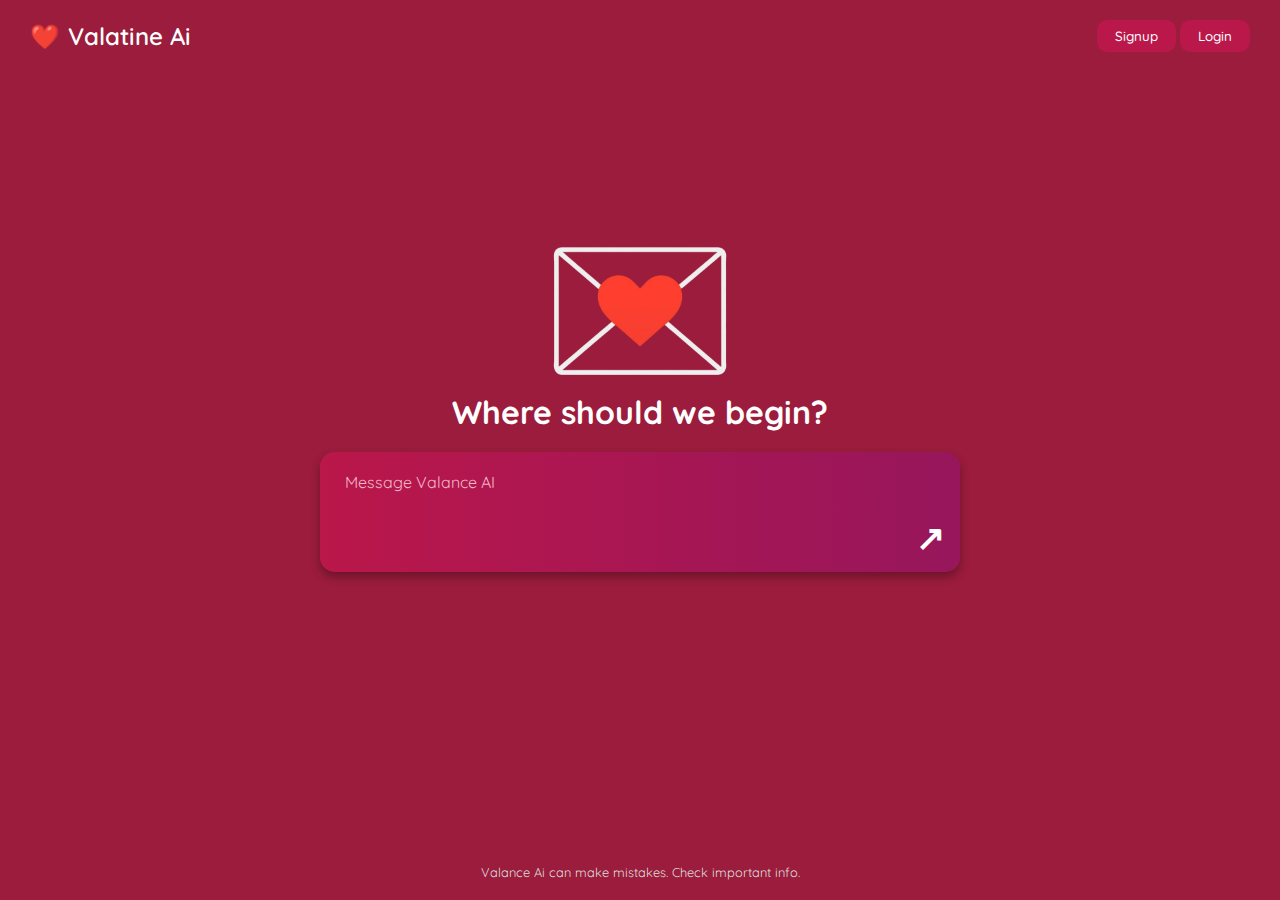
<file: index.html>
<!DOCTYPE html>
<html lang="en">

<head>
    <meta charset="UTF-8">
    <meta name="viewport" content="width=device-width, initial-scale=1.0">
    <title>Valatine Ai</title>
    <!-- Google Fonts: Quicksand -->
    <link href="https://fonts.googleapis.com/css2?family=Quicksand:wght@400;500;600;700&display=swap" rel="stylesheet">
    <link href="style.css" rel="stylesheet">
</head>

<body>

    <!-- Navbar -->
    <div class="navbar">
        <div class="logo">
            ❤️ <span>Valatine Ai</span>
        </div>
        <div class="buttons">
            <button class="btn"><a href="signup.html">Signup</a></button>
            <button class="btn"><a href="login.html">Login</a></button>
        </div>
    </div>

    <!-- Hero -->
    <div class="hero">
        <img src="pic.png" alt="Envelope Heart Icon">
        <h1>Where should we begin?</h1>
    </div>
    <div class="chat-window" style="display:none;"></div>
    <div class="input-box">
        <textarea placeholder="Message Valance AI" class="chatbox"></textarea>
        <button class="send-btn">↗</button>
    </div>

    <!-- Footer -->
    <div class="footer">
        Valance Ai can make mistakes. Check important info.
    </div>
<script src="script.js"></script>
</body>
</html>
</file>
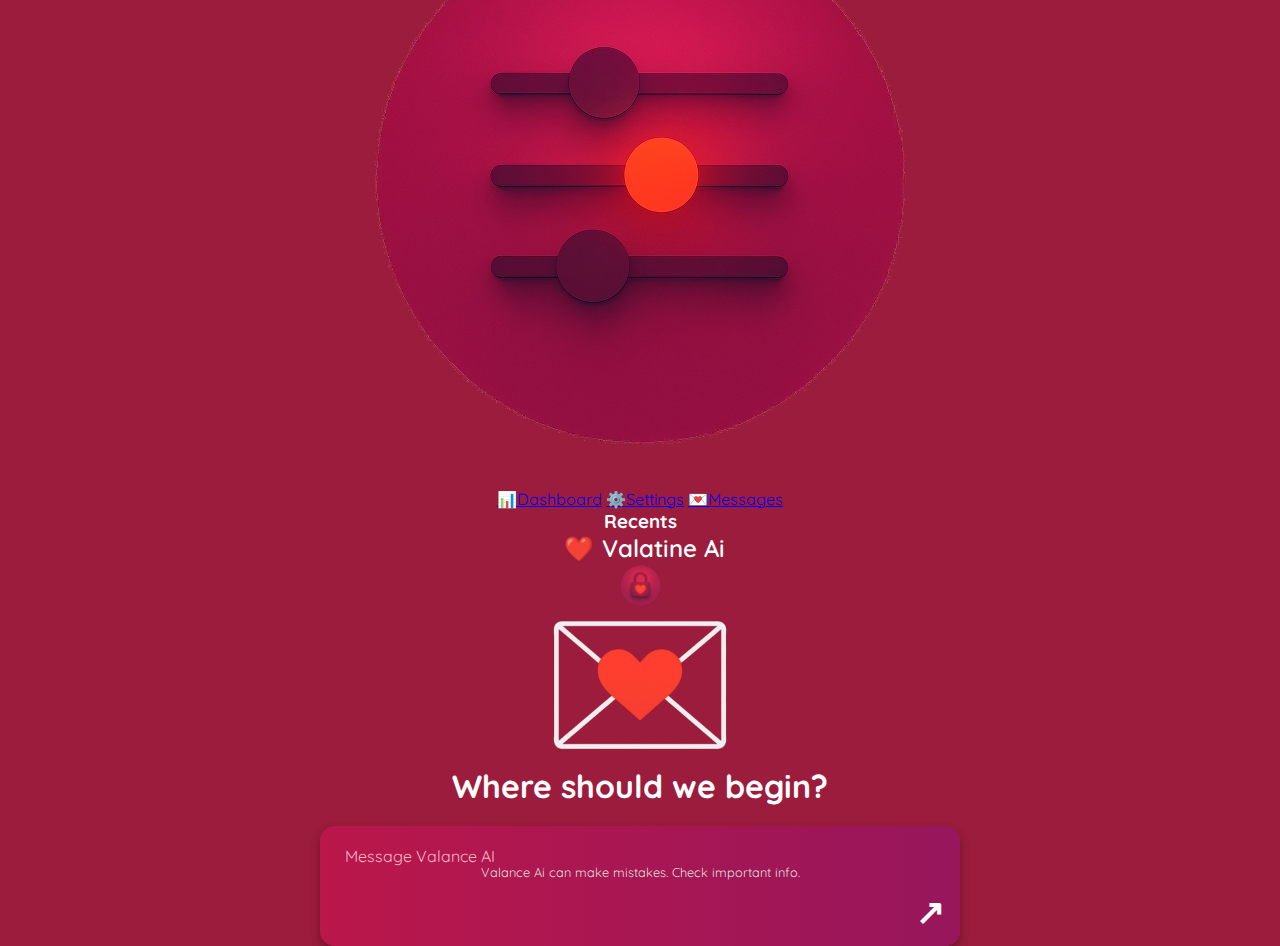
<file: dashboard.html>
<!DOCTYPE html>
<html lang="en">

<head>
    <meta charset="UTF-8">
    <meta name="viewport" content="width=device-width, initial-scale=1.0">
    <title>Dashboard - Valatine Ai</title>
    <!-- Google Fonts: Quicksand -->
    <link href="https://fonts.googleapis.com/css2?family=Quicksand:wght@400;500;600;700&display=swap" rel="stylesheet">
    <link href="style.css" rel="stylesheet">
</head>
<body>
<div class="sidebar" id="sidebar">
    <div class="logs" id="logs">❤️</div>
    <div class="imgs" id="imgs"><img src='slidebar.png'></div>
    <nav class="menu" id="menu">
        <a href="dashboard.html" title="Dashboard"><span class="icon">📊</span><span class="text">Dashboard</span></a>
        <a href="settings.html" title="Settings"><span class="icon">⚙️</span><span class="text">Settings</span></a>
        <a href="message.html" title="Messages"><span class="icon">💌</span><span class="text">Messages</span></a>
    </nav>
        <h3>Recents</h3>
</div>
    <div class="navbars">
        <div class="logo">
        <span class="heartlogo" onclick="toggleSidebar()">❤️</span><span>Valatine Ai</span>
        </div>
       <div class="buttons">
  <img src="avatar1.png" class="avatar" onclick="toggleAvatarMenu()">
  <div class="avatar-menu" id="avatarMenu">
    <ul>
      <li><a href="profile.html">Profile</a></li>
      <li><a href="settings.html">Settings</a></li>
      <li><a href="index.html">Logout</a></li>
    </ul>
  </div>
</div>
    </div> 
    <div class="hero">
        <img src="pic.png" alt="Envelope Heart Icon">
        <h1>Where should we begin?</h1>
    </div>
    <div class="chat-window" style="display:none;"></div>
    <div class="input-box">
        <textarea placeholder="Message Valance AI" class="chatbox"></textarea>
        <button class="send-btn">↗</button>
    </div>

    <!-- Footer -->
    <div class="footer">
        Valance Ai can make mistakes. Check important info.
    </div>
<script src="script.js"></script>
</body>
</html>
</file>
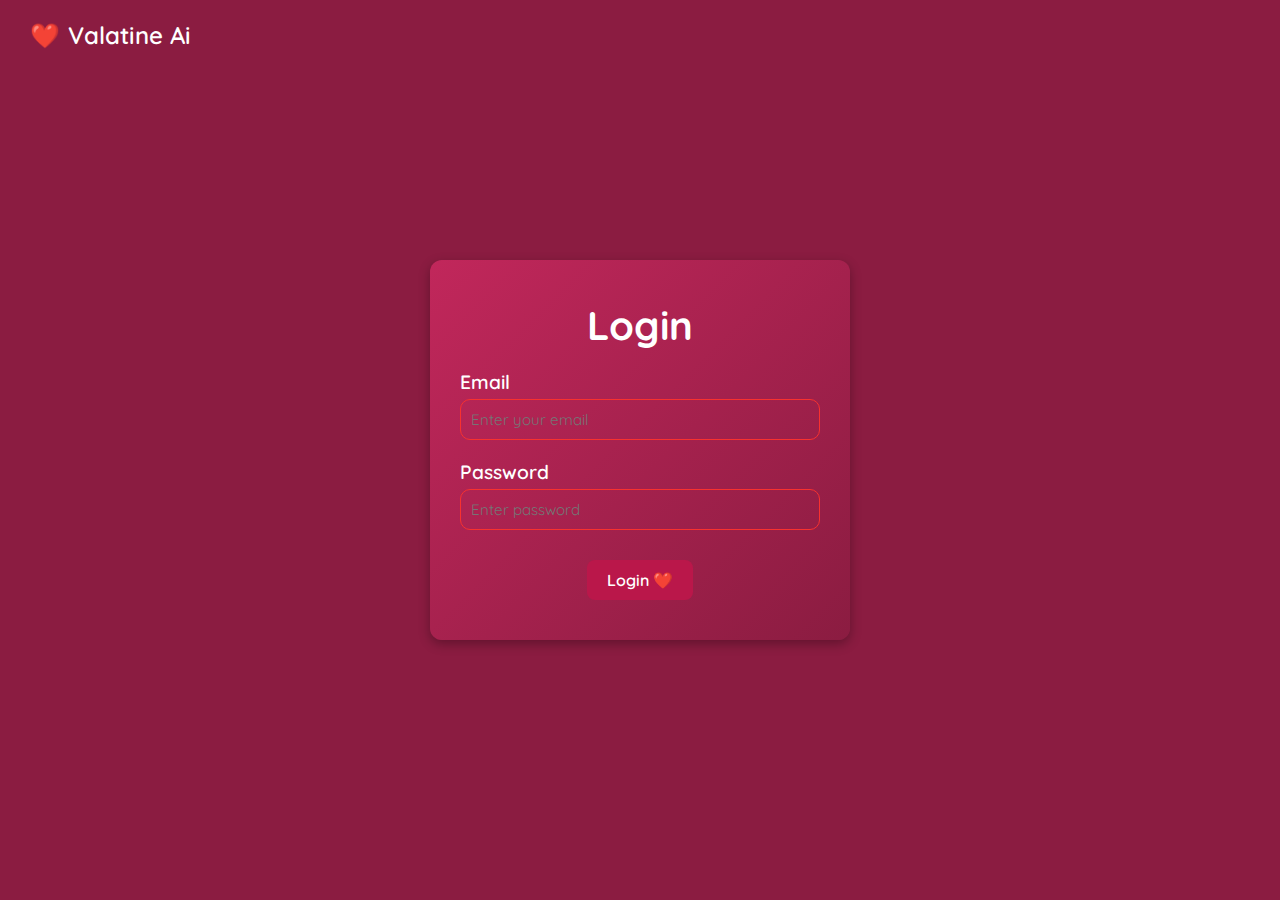
<file: login.html>
<!DOCTYPE html>
<html lang="en">
<head>
  <meta charset="UTF-8">
  <meta name="viewport" content="width=device-width, initial-scale=1.0">
  <title>Valatine Ai - Login</title>
  <!-- Google Font -->
  <link href="https://fonts.googleapis.com/css2?family=Quicksand:wght@400;600;700&display=swap" rel="stylesheet">
  <style>
    /* Global Styles */
    * {
      margin: 0;
      padding: 0;
      box-sizing: border-box;
      font-family: 'Quicksand', sans-serif;
    }
    body {
      background: #8b1c41;
      display: flex;
      flex-direction: column;
      align-items: center;
      justify-content: center;
      height: 100vh;
      color: white;
    }

    /* Navbar */
    .navbar {
      position: absolute;
      top: 20px;
      left: 30px;
      font-size: 1.5rem;
      font-weight: 600;
      display: flex;
      align-items: center;
      gap: 8px;
    }
    .navbar span {
      color: #fff;
    }

    /* Login Box */
    .login-box {
      background: linear-gradient(135deg, #c1275b, #8b1c41);
      padding: 40px 30px;
      border-radius: 12px;
      box-shadow: 0px 4px 12px rgba(0,0,0,0.3);
      width: 420px;
      text-align: center;
    }
    .login-box h2 {
      margin-bottom: 20px;
      font-size: 2.5rem;
      font-weight: 700;
    }
    .login-box label {
      display: block;
      text-align: left;
      margin: 10px 0 5px;
      font-weight: 600;
      font-size: 1.2rem;
    }
    .login-box input {
      width: 100%;
      padding: 10px;
      background: transparent;
      color: white;
      border-radius: 10px;
      border: 1px solid #F8312F;
      outline: none;
      margin-bottom: 10px;
      font-size: 0.95rem;
    }
    .login-box input:focus {
      border-color: #ff9eb5;
      box-shadow: 0px 0px 8px rgba(255, 90, 117, 0.8);
    }
    .login-box button {
      background: #BA174A;
      border: none;
      margin-top: 20px;
      padding: 10px 20px;
      border-radius: 8px;
      color: white;
      font-size: 1rem;
      font-weight: 600;
      cursor: pointer;
      transition: 0.3s;
    }
    .login-box button:hover {
      background: #ff2e54;
      transform: scale(1.05);
    }
    @media(max-width:768px){
      .login-box {
        width: 320px;
        padding: 30px 20px;
      }
      .login-box h2 {
        font-size: 2rem;
      }
      .login-box label {
        font-size: 1rem;
      }
    }
  </style>
</head>
<body>

  <!-- Navbar -->
  <div class="navbar">
    ❤️ <span>Valatine Ai</span>
  </div>

  <!-- Login Form -->
  <div class="login-box">
    <h2>Login</h2>
    <form id="loginForm" action="dashboard.html">

      <label for="email">Email</label>
      <input type="email" id="email" placeholder="Enter your email" required>

      <label for="password">Password</label>
      <input type="password" id="password" placeholder="Enter password" required>

      <button type="submit">Login ❤️</button>
    </form>
  </div>

  <script>
    // Login Form Logic
    const loginForm = document.getElementById("loginForm");

    loginForm.addEventListener("submit", function(e) {
      e.preventDefault(); // Prevent page reload

      const email = document.getElementById("email").value;
      const password = document.getElementById("password").value;

      if (email && password) {
        alert(`Welcome back! 🎉\nLogged in with: ${email}`);
        loginForm.reset();
        window.location.href = 'dashboard.html';
      } else {
        alert("Please enter email and password ❌");
      }
    });
  </script>

</body>
</html>
</file>
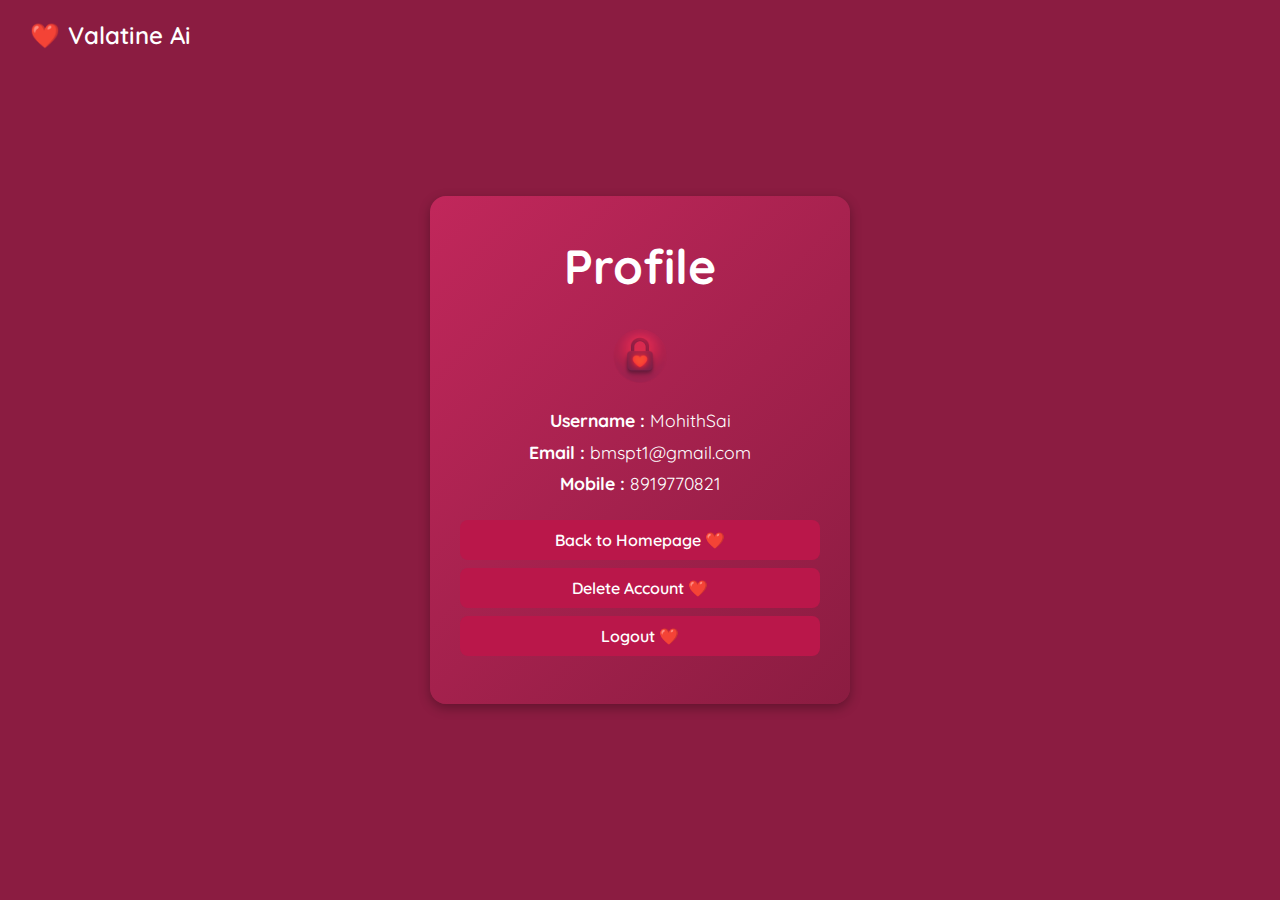
<file: profile.html>
<!DOCTYPE html>
<html lang="en">
<head>
  <meta charset="UTF-8">
  <meta name="viewport" content="width=device-width, initial-scale=1.0">
  <title>Valatine Ai - Profile</title>
  <!-- Google Font -->
  <link href="https://fonts.googleapis.com/css2?family=Quicksand:wght@400;600;700&display=swap" rel="stylesheet">
  <style>
    * {
      margin: 0;
      padding: 0;
      box-sizing: border-box;
      font-family: 'Quicksand', sans-serif;
    }

    body {
      background: #8b1c41;
      display: flex;
      flex-direction: column;
      align-items: center;
      justify-content: center;
      height: 100vh;
      color: white;
    }

    /* Navbar */
    .navbar {
      position: absolute;
      top: 20px;
      left: 30px;
      font-size: 1.5rem;
      font-weight: 600;
      display: flex;
      align-items: center;
      gap: 8px;
    }
    .navbar span {
      color: #fff;
    }

    /* Profile Card */
    .profile-box {
      background: linear-gradient(135deg, #c1275b, #8b1c41);
      padding: 40px 30px;
      border-radius: 16px;
      box-shadow: 0px 4px 12px rgba(0,0,0,0.3);
      width: 420px;
      text-align: center;
    }

    .profile-box h2 {
      margin-bottom: 15px;
      font-size: 3rem;
      font-weight: 700;
    }

    .avatar img{
      width: 60px;
      height:60px;
      margin: 15px 0;
    }

    .profile-info {
      font-size: 1.1rem;
      margin-bottom: 20px;
      line-height: 1.8;
    }

    /* Buttons */
    .profile-box button {
      background: #BA174A;
      border: none;
      margin: 8px 0;
      padding: 10px 20px;
      border-radius: 8px;
      color: white;
      font-size: 1rem;
      font-weight: 600;
      cursor: pointer;
      transition: 0.3s;
      display: block;
      width: 100%;
    }

    .profile-box button:hover {
      background: #ff2e54;
      transform: scale(1.05);
    }

    @media(max-width:768px){
      .profile-box {
        width: 320px;
        padding: 30px 20px;
      }
      .profile-box h2 {
        font-size: 1.8rem;
      }
      .profile-info {
        font-size: 0.95rem;
      }
    }
  </style>
</head>
<body>

  <!-- Navbar -->
  <div class="navbar">
    ❤️ <span>Valatine Ai</span>
  </div>

  <!-- Profile Box -->
  <div class="profile-box">
    <h2>Profile</h2>
    <div class="avatar"><img src='avatar1.png'></div>
    <div class="profile-info">
      <p><strong>Username :</strong> MohithSai</p>
      <p><strong>Email :</strong> bmspt1@gmail.com</p>
      <p><strong>Mobile :</strong> 8919770821</p>
    </div>

    <button onclick="goHome()">Back to Homepage ❤️</button>
    <button onclick="deleteAccount()">Delete Account ❤️</button>
    <button onclick="logout()">Logout ❤️</button>
  </div>

  <script>
    // Button Actions
    function goHome() {
      alert("Going back to Homepage 🏠");
      window.location.href = "dashboard.html"; // Uncomment to link homepage
    }

    function deleteAccount() {
      let confirmDelete = confirm("Are you sure you want to delete your account? ❌");
      if (confirmDelete) {
        alert("Your account has been deleted 💔");
        // Perform delete logic here
      }
    }

    function logout() {
      alert("You have been logged out. 👋");
      window.location.href = "login.html"; // Uncomment to link login page
    }
  </script>

</body>
</html>
</file>
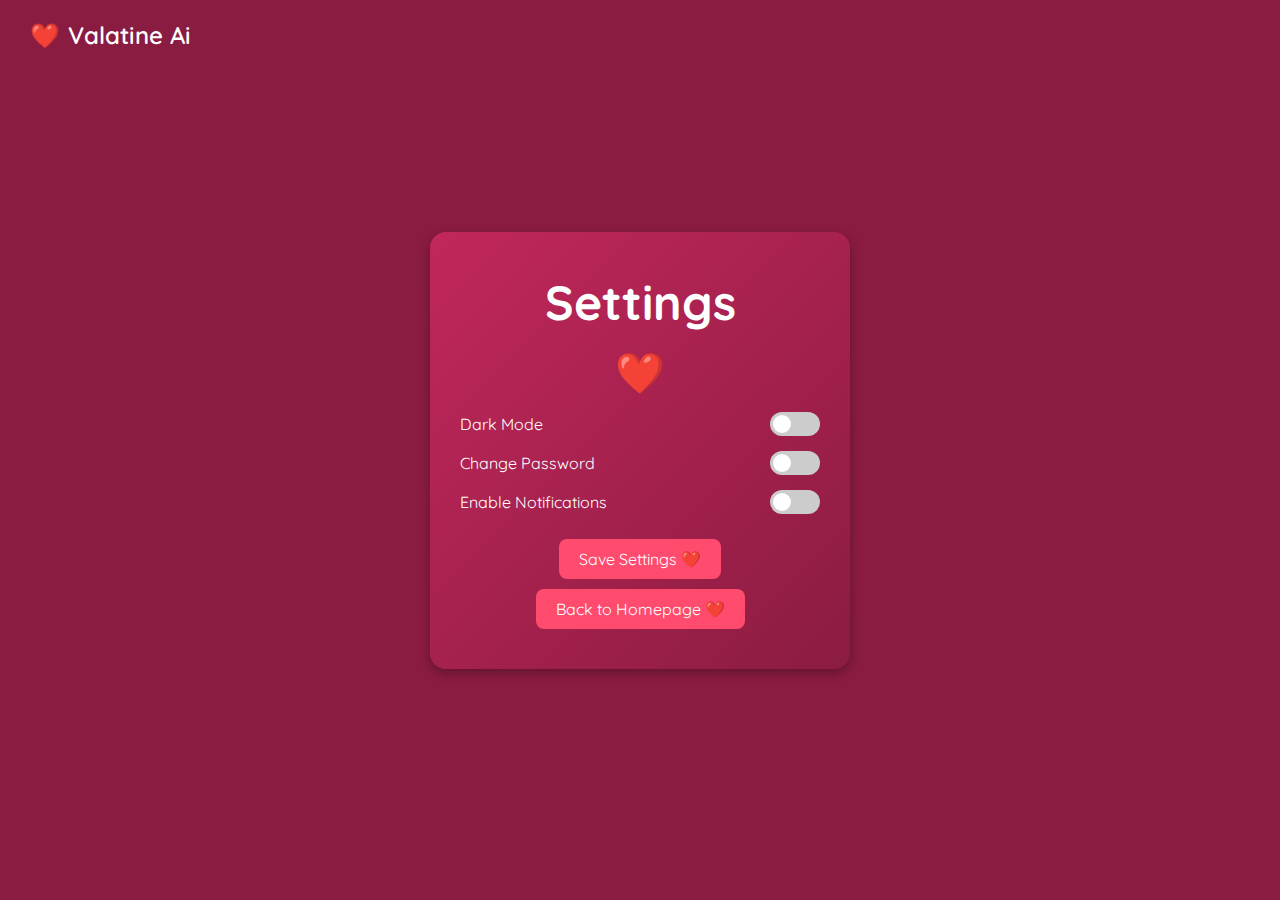
<file: settings.html>
<!DOCTYPE html>
<html lang="en">
<head>
  <meta charset="UTF-8">
  <meta name="viewport" content="width=device-width, initial-scale=1.0">
  <title>Valatine Ai - Profile</title>
  <!-- Google Font -->
  <link href="https://fonts.googleapis.com/css2?family=Quicksand:wght@400;600;700&display=swap" rel="stylesheet">
  <style>
    * {
      margin: 0;
      padding: 0;
      box-sizing: border-box;
      font-family: 'Quicksand', sans-serif;
    }

    body {
      background: #8b1c41;
      display: flex;
      flex-direction: column;
      align-items: center;
      justify-content: center;
      height: 100vh;
      color: white;
    }

    /* Navbar */
    .navbar {
      position: absolute;
      top: 20px;
      left: 30px;
      font-size: 1.5rem;
      font-weight: 600;
      display: flex;
      align-items: center;
      gap: 8px;
    }
    .navbar span {
      color: #fff;
    }

    /* Profile Card */
    .settings-card {
      background: linear-gradient(135deg, #c1275b, #8b1c41);
      padding: 40px 30px;
      border-radius: 16px;
      box-shadow: 0px 4px 12px rgba(0,0,0,0.3);
      width: 420px;
      text-align: center;
    }

    .settings-card h2 {
      margin-bottom: 15px;
      font-size: 3rem;
      font-weight: 700;
    }

    .avatar span{
        font-size:40px;
      margin: 15px 0;
    }
    .setting-item {
    display: flex;
    justify-content: space-between;
    align-items: center;
    margin: 15px 0;
    font-size: 16px;
}
.switch input {
    opacity: 0;
    width: 0;
    height: 0;
}

.slider {
    position: absolute;
    cursor: pointer;
    top: 0; left: 0;
    right: 0; bottom: 0;
    background-color: #ccc;
    transition: 0.4s;
    border-radius: 24px;
}

.slider:before {
    position: absolute;
    content: "";
    height: 18px;
    width: 18px;
    left: 3px;
    bottom: 3px;
    background-color: white;
    transition: 0.4s;
    border-radius: 50%;
}

input:checked + .slider {
    background-color: #ff5b5b;
}

input:checked + .slider:before {
    transform: translateX(26px);
}
/* Toggle switch */
.switch {
    position: relative;
    display: inline-block;
    width: 50px;
    height: 24px;
}

   button {
    padding: 10px 20px;
    margin-top: 10px;
    background: #ff4b6e;
    border: none;
    border-radius: 8px;
    color: #fff;
    font-size: 16px;
    cursor: pointer;
    transition: 0.3s;
}

button:hover {
    background: #ff2a55;
}

    @media(max-width:768px){
      .settings-card {
        width: 320px;
        padding: 30px 20px;
      }
      .settings-card h2 {
        font-size: 1.8rem;
      }
      .settings-card span{
        font-size:20px;
      }
    }
  </style>
</head>
<body>

  <!-- Navbar -->
  <div class="navbar">
    ❤️ <span>Valatine Ai</span>
  </div>

 <div class="settings-card">
            <h2>Settings</h2>
            <div class="avatar">
                <span>❤️</span>
            </div>

            <div class="setting-item">
                <label for="darkMode">Dark Mode</label>
                <label class="switch">
                    <input type="checkbox" id="darkMode">
                    <span class="slider"></span>
                </label>
            </div>

            <div class="setting-item">
                <label for="changePassword">Change Password</label>
                <label class="switch">
                    <input type="checkbox" id="changePassword">
                    <span class="slider"></span>
                </label>
            </div>

            <div class="setting-item">
                <label for="enableNotifications">Enable Notifications</label>
                <label class="switch">
                    <input type="checkbox" id="enableNotifications">
                    <span class="slider"></span>
                </label>
            </div>

            <button id="saveBtn" >Save Settings ❤️</button>
            <button onclick="gohome()">Back to Homepage ❤️</button>
        </div>
    </div>

  <script>
    function goHome(){
    alert("Back to homepage");
    window.location.href = 'dashboard.html';
}
    const darkMode = document.getElementById('darkMode');
const changePassword = document.getElementById('changePassword');
const enableNotifications = document.getElementById('enableNotifications');
const saveBtn = document.getElementById('saveBtn');
const backBtn = document.getElementById('backBtn');

// Save settings to localStorage

saveBtn.addEventListener('click', () => {
    const settings = {
        darkMode: darkMode.checked,
        changePassword: changePassword.checked,
        enableNotifications: enableNotifications.checked
    };
    localStorage.setItem('valatineSettings', JSON.stringify(settings));
    alert('Settings saved!');
});
  </script>

</body>
</html>
</file>
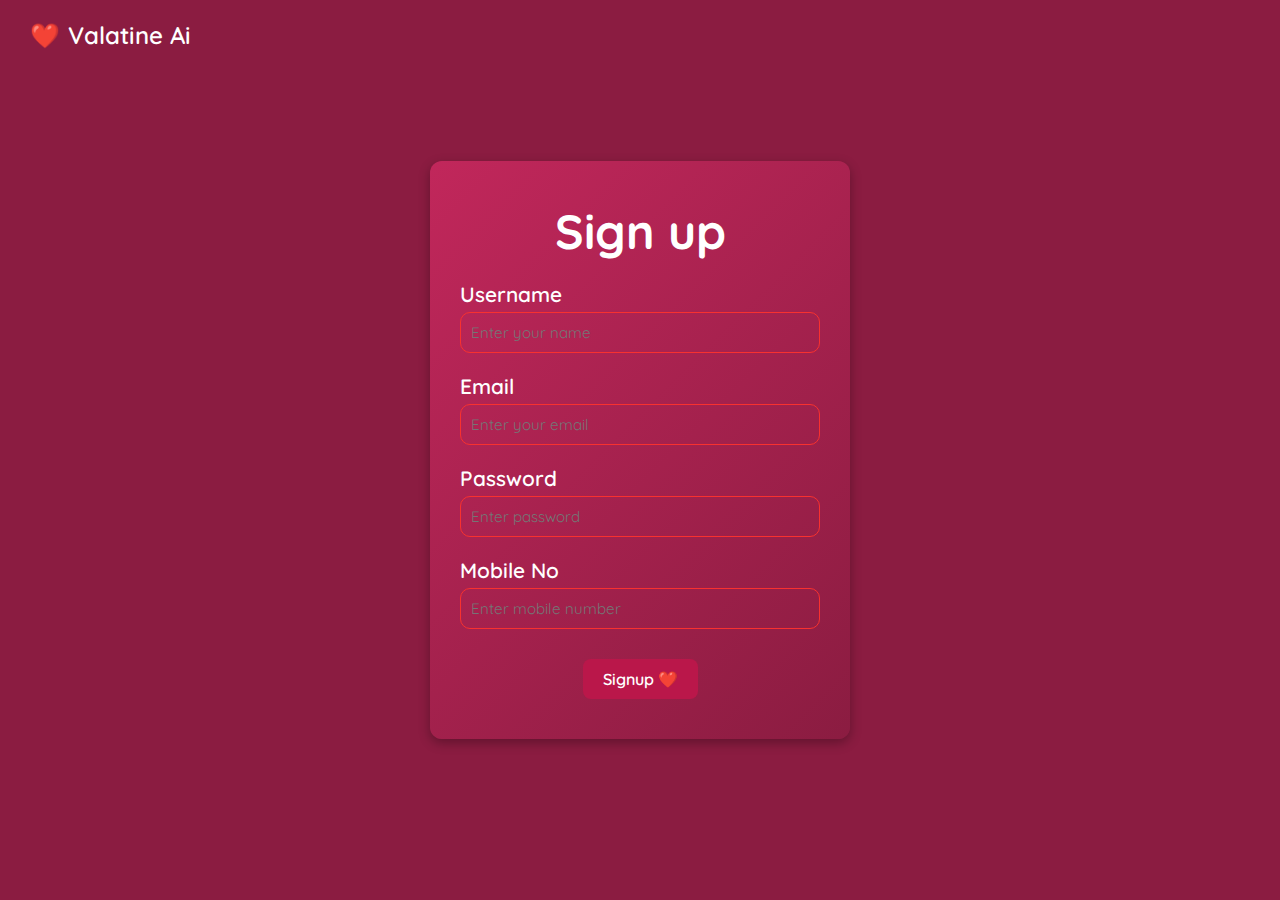
<file: signup.html>
<!DOCTYPE html>
<html lang="en">
<head>
  <meta charset="UTF-8">
  <meta name="viewport" content="width=device-width, initial-scale=1.0">
  <title>Valatine Ai - Signup</title>
  <!-- Google Font -->
  <link href="https://fonts.googleapis.com/css2?family=Quicksand:wght@400;600;700&display=swap" rel="stylesheet">
  <style>
    /* Global Styles */
    * {
      margin: 0;
      padding: 0;
      box-sizing: border-box;
      font-family: 'Quicksand', sans-serif;
    }
    body {
      background: #8b1c41;
      display: flex;
      flex-direction: column;
      align-items: center;
      justify-content: center;
      height: 100vh;
      color: white;
    }

    /* Navbar */
    .navbar {
      position: absolute;
      top: 20px;
      left: 30px;
      font-size: 1.5rem;
      font-weight: 600;
      display: flex;
      align-items: center;
      gap: 8px;
    }
    .navbar span {
      color: #fff;
    }

    /* Signup Box */
    .signup-box {
      background: linear-gradient(135deg, #c1275b, #8b1c41);
      padding: 40px 30px;
      border-radius: 12px;
      box-shadow: 0px 4px 12px rgba(0,0,0,0.3);
      width: 420px;
      text-align: center;
    }
    .signup-box h2 {
      margin-bottom: 20px;
      font-size: 3rem;
      font-weight: 700;
    }
    .signup-box label {
      display: block;
      text-align: left;
      margin: 10px 0 5px;
      font-weight: 600;
      font-size: 1.3rem;
    }
    .signup-box input {
      width: 100%;
      padding: 10px;
      background:transparent;
      color:white;
      border-radius: 10px;
      border: 1px solid #F8312F;
      outline: none;
      margin-bottom: 10px;
      font-size: 0.95rem;
    }
    .signup-box input:focus {
      border-color: #ff9eb5;
      box-shadow: 0px 0px 8px rgba(255, 90, 117, 0.8);
    }
    .signup-box button {
      background: #BA174A;
      border: none;
      margin-top:20px;
      padding: 10px 20px;
      border-radius: 8px;
      color: white;
      font-size: 1rem;
      font-weight: 600;
      cursor: pointer;
      transition: 0.3s;
    }
    .signup-box button:hover {
      background: #ff2e54;
      transform: scale(1.05);
    }
    @media(max-width:768px){
        /* Signup Box */
    .signup-box {
      background: linear-gradient(135deg, #c1275b, #8b1c41);
      padding: 40px 30px;
      border-radius: 12px;
      box-shadow: 0px 4px 12px rgba(0,0,0,0.3);
      width: 320px;
      text-align: center;
    }
    .signup-box h2 {
      margin-bottom: 20px;
      font-size: 2rem;
      font-weight: 700;
    }
    .signup-box label {
      display: block;
      text-align: left;
      margin: 10px 0 5px;
      font-weight: 600;
      font-size: 0.95rem;
    }
    }
  </style>
</head>
<body>

  <!-- Navbar -->
  <div class="navbar">
    ❤️ <span>Valatine Ai</span>
  </div>

  <!-- Signup Form -->
  <div class="signup-box">
    <h2>Sign up</h2>
    <form id="signupForm" action="login.html">
      <label for="username">Username</label>
      <input type="text" id="username" placeholder="Enter your name" required>

      <label for="email">Email</label>
      <input type="email" id="email" placeholder="Enter your email" required>

      <label for="password">Password</label>
      <input type="password" id="password" placeholder="Enter password" required>

      <label for="mobile">Mobile No</label>
      <input type="tel" id="mobile" placeholder="Enter mobile number" required>

      <button type="submit">Signup ❤️</button>
    </form>
  </div>

  <script>
    // Signup Form Logic
    const signupForm = document.getElementById("signupForm");
    signupForm.addEventListener("submit", function(e) {
      e.preventDefault(); // Prevent page reload

      const username = document.getElementById("username").value;
      const email = document.getElementById("email").value;
      const password = document.getElementById("password").value;
      const mobile = document.getElementById("mobile").value;

      if (username && email && password && mobile) {
        alert(`Welcome ${username}! 🎉\nYour account has been created.`);
        signupForm.reset();
        window.location.href = 'login.html';
      } else {
        alert("Please fill all fields properly ❌");
      }
    });
  </script>

</body>
</html>
</file>
<file: style.css>
* {
       margin: 0;
       padding: 0;
       box-sizing: border-box;
       font-family: 'Quicksand', sans-serif;

   }

   body {
       background-color: #9b1c3c;
       color: white;
       display: flex;
       flex-direction: column;
       align-items: center;
       justify-content: center;
       height: 90vh;
       text-align: center;
   }

   /* Navbar */
   .navbar {
       position: absolute;
       top: 20px;
       left: 30px;
       right: 30px;
       display: flex;
       justify-content: space-between;
       align-items: center;
   }

   .logo {
       display: flex;
       align-items: center;
       font-weight: 600;
       font-size: 1.5rem;
   }

   .logo span {
       margin-left: 8px;
   }

   .buttons {
       display: flex;
       gap: 20px;
   }
   .btn {
       padding: 8px 18px;
       background: #BA174A;
       border: none;
       border-radius: 10px;
       color: white;
       font-weight: 500;
       cursor: pointer;
       transition: background 0.3s ease;
   }
.btn a{
  color:white;
  text-decoration:none;
}
   .btn:hover {
       background: #e33c66;
   }

   /* Hero */
   .hero {
       margin-top: 0px;
   }

   .hero img {
       width: 200px;
       margin: -25px;
   }

   .hero h1 {
       font-size: 2rem;
       font-weight: 700;
       margin-bottom: 20px;
   }

   /* Textarea box */
   .input-box {
       display: flex;
       align-items: center;
       background: linear-gradient(90deg, #BA174A, #97165C);
       border-radius: 15px;
       padding: 10px 15px;
       width: 50%;
       max-width: 100%;
       margin: 0 auto;
       box-shadow: 0 5px 10px rgba(0, 0, 0, 0.3);
   }

   .input-box .chatbox {
       flex: 1;
       border: none;
       outline: none;
       background: transparent;
       color: white;
       font-size: 1rem;
       resize: none;
       height: 100px;
       padding: 10px;
   }

   .input-box .chatbox::placeholder {
       color: #f2b6c7;
   }

   .input-box .send-btn {
       background: transparent;
       border: none;
       color: white;
       cursor: pointer;
       font-size: 35px;
       font-weight: bold;
       margin-top: 50px;
       margin-left: 30px;
       transition: transform 0.2s ease;
   }

   .input-box .send-btn:hover {
       transform: scale(1.0);
   }
   .chat-window{
    width:760px;
    display: flex;
    flex-direction: column;
    overflow-y:auto;
    max-height:70vh;
    scroll-behavior: smooth;
    flex-grow: 1;
    background-color: #9b1c3c;
   }

   /* Footer */
   .footer {
       position: absolute;
       bottom: 20px;
       font-size: 0.8rem;
       color: #ddd;
   }
/* Common chat message style */
.message {
  max-width: 70%;
  padding: 10px 14px;
  margin: 8px;
  border-radius: 18px;
  font-family: 'Quicksand', sans-serif;
  font-size: 15px;
  line-height: 1.4;
  opacity: 0;
  transform: translateY(15px);
  transition: all 0.3s ease-in-out;
}

/* When message becomes visible */
.message.visible {
  opacity: 1;
  transform: translateY(0);
}

/* User messages (right side, pink bubble) */
.user-message {
  background: #BA174A;
  color:white;
  margin-left: auto;       /* push to right */
  border-bottom-right-radius: 5px; /* bubble shape */
  text-align: right;
  box-shadow: 0 3px 6px rgba(0,0,0,0.15);
}

/* AI messages (left side, white bubble) */
.ai-message {
  background:transparent;
  max-width: 100%;
  color: white;
  margin-right: auto;      /* push to left */
  border-bottom-left-radius: 5px;
  text-align: left;
}
.ai-message h2 {
  color: #fff;
  font-size: 20px;
  margin-bottom: 8px;
  font-weight: 600;
}
.ai-message p {
  font-size: 16px;
  line-height: 1.5;
  margin: 6px 0;
}
.ai-message ul {
  font-size: 16px;
  margin: 8px 0 8px 20px;
  list-style-type: "❤️ ";
}
.short-reply {
  font-size: 1.2em;
  color: #fff;
  font-weight: 500;
}
.avatar-dropdown {
  position: fixed;
  top:15px;
  right:10px;
  z-index:10px;
  display: inline-block;
}

.buttons {
  position: relative;
  display: inline-block;
}
.avatar {
  width: 45px;
  height: 45px;
  border-radius: 50%;
  cursor: pointer;
  transition: transform 0.2s ease-in-out;
}
.avatar:hover {
  transform: scale(1.1);
}

/* Avatar Menu */
.avatar-menu {
  display: none;
  position: absolute;
  top: 50px;
  right: 0;
  background: #BA174A;
  align-items: center;
  border-radius: 10px;
  box-shadow: 0 4px 12px rgba(0,0,0,0.3);
  width: 140px;
  overflow: hidden;
  animation: fadeIn 0.3s ease-in-out;
  z-index: 1000;
}
.avatar-menu ul {
  list-style: none;
  margin: 0;
  padding: 0;
}

.avatar-menu li:last-child {
  border-bottom: none;
}
.avatar-menu a {
  display: block;
  padding: 12px 15px;
  color: white;
  text-decoration: none;
  font-weight: 500;
  transition: background 0.3s;
}
.avatar-menu a:hover {
  background: #ff2e54;
}

/* Animation */
@keyframes fadeIn {
  from { opacity: 0; transform: translateY(-10px); }
  to { opacity: 1; transform: translateY(0); }
}

/* Typing hearts animation container */
.typing-hearts {
  display: flex;
  gap: 4px;
  align-items: center;
}

.typing-hearts span {
  font-size: 1.2rem;
  animation: heartbeat 1s infinite;
  display: inline-block;
}
.typing-hearts p{
    font-size:16px;
}
.typing-hearts span:nth-child(2) {
  animation-delay: 0.2s;
}
.typing-hearts span:nth-child(3) {
  animation-delay: 0.4s;
}

@keyframes heartbeat {
  0% { transform: scale(1); opacity: 0.6; }
  50% { transform: scale(1.4); opacity: 1; }
  100% { transform: scale(1); opacity: 0.6; }
}
   @media(max-width:767px){
    .logo{
      font-size:1.2rem;
    }
    .navbar{
      left:10px;
      right:15px;
    }
   .hero {
    flex-direction: column;
    text-align: center;
  }
  .input-box{
    width:90%;
    font-size: 14px;
    padding: 10px;
    border-radius:15px;
  }
  .chat-window{
    width:90%;
  }


}
</file>
